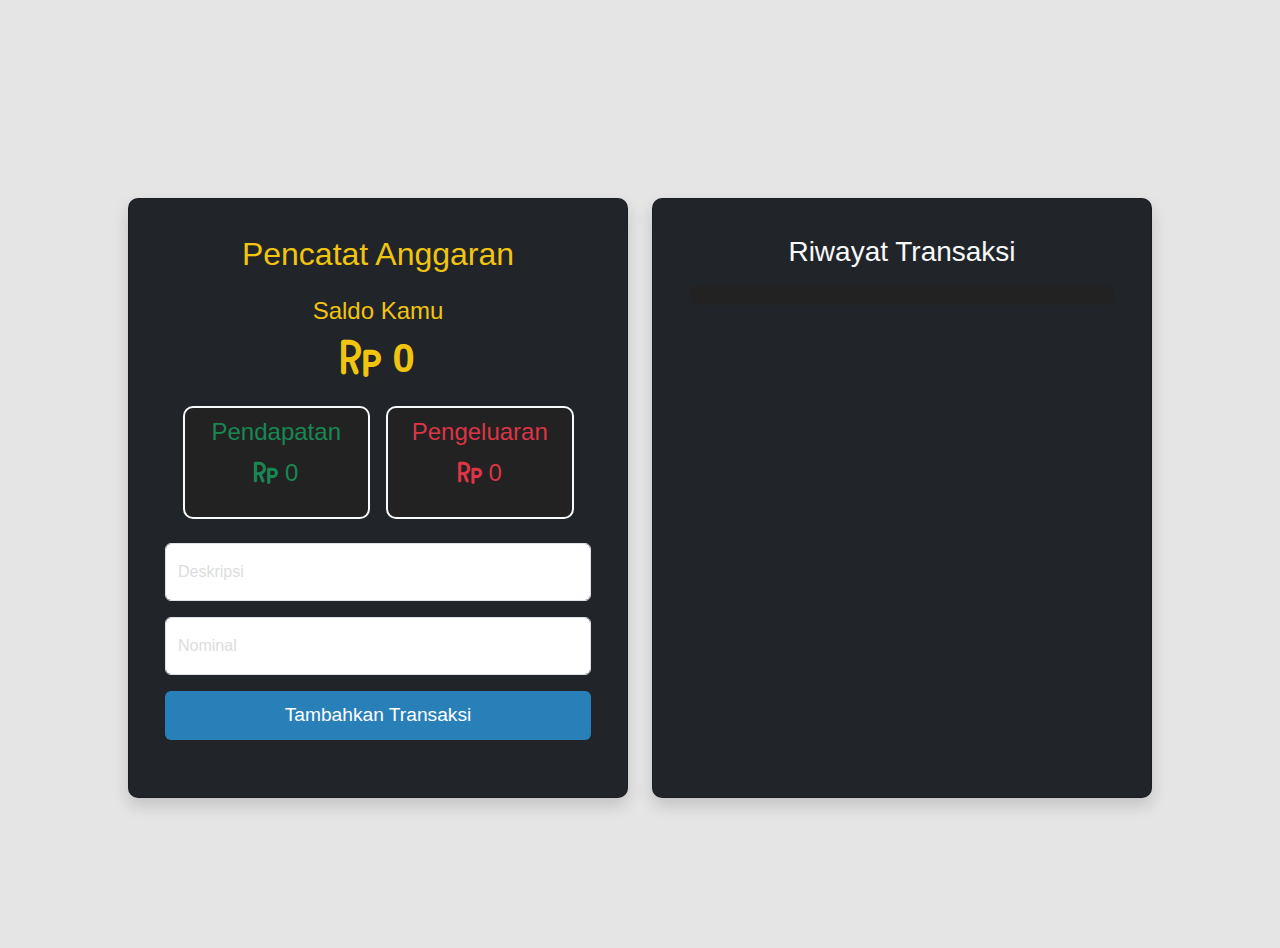
<file: Budget Tracker/index.html>
<!DOCTYPE html>
<html lang="id">
<head>
    <meta charset="UTF-8">
    <meta name="viewport" content="width=device-width, initial-scale=1.0">
    <title>Pencatat Anggaran</title>
    <link rel="shortcut icon" href="Rp.png" type="image/x-icon">
    <!-- Bootstrap 5 CSS -->
    <link href="https://cdn.jsdelivr.net/npm/bootstrap@5.3.0/dist/css/bootstrap.min.css" rel="stylesheet">
    <!-- Font Awesome CSS for icons -->
    <link rel="stylesheet" href="https://cdnjs.cloudflare.com/ajax/libs/font-awesome/6.0.0-beta3/css/all.min.css">
    <!-- Custom CSS -->
    <link rel="stylesheet" href="style.css">
</head>
<body>
    <div class="container mt-5">
        <div class="row">
            <!-- Kolom Pencatat Anggaran -->
            <div class="col-md-6">
                <div class="card shadow bg-dark text-light">
                    <div class="card-body">
                        <h2 class="text-center mb-4">Pencatat Anggaran</h2>
                        <div class="balance text-center mb-4">
                            <h4>Saldo Kamu</h4>
                            <h2 id="balance"><i class="fas fa-rupiah-sign"></i> Rp 0,00</h2>
                        </div>

                        <div class="row text-center mb-4 justify-content-center">
                            <div class="col-5 income-box mx-2">
                                <h4 class="text-success">Pendapatan</h4>
                                <p id="income" class="money plus text-success"><i class="fas fa-rupiah-sign"></i> Rp 0,00</p>
                            </div>
                            <div class="col-5 expense-box mx-2">
                                <h4 class="text-danger">Pengeluaran</h4>
                                <p id="expense" class="money minus text-danger"><i class="fas fa-rupiah-sign"></i> Rp 0,00</p>
                            </div>
                        </div>

                        <form id="form" class="mb-4">
                            <div class="form-floating mb-3">
                                <input type="text" class="form-control" id="text" placeholder="Deskripsi">
                                <label for="text">Deskripsi</label>
                            </div>
                            <div class="form-floating mb-3">
                                <input type="number" class="form-control" id="amount" placeholder="Nominal">
                                <label for="amount">Nominal</label>
                            </div>
                            <button type="submit" class="btn btn-primary w-100">Tambahkan Transaksi</button>
                        </form>
                    </div>
                </div>
            </div>
            <!-- Kolom Riwayat Transaksi -->
            <div class="col-md-6">
                <div class="card shadow bg-dark text-light">
                    <div class="card-body">
                        <h3 class="text-center mb-3">Riwayat Transaksi</h3>
                        <ul id="list" class="list-group list-group-flush"></ul>
                    </div>
                </div>
            </div>
        </div>
    </div>

    

    <!-- Bootstrap JS Bundle -->
    <script src="https://cdn.jsdelivr.net/npm/bootstrap@5.3.0/dist/js/bootstrap.bundle.min.js"></script>
    <script src="script.js"></script>
</body>
</html>
</file>
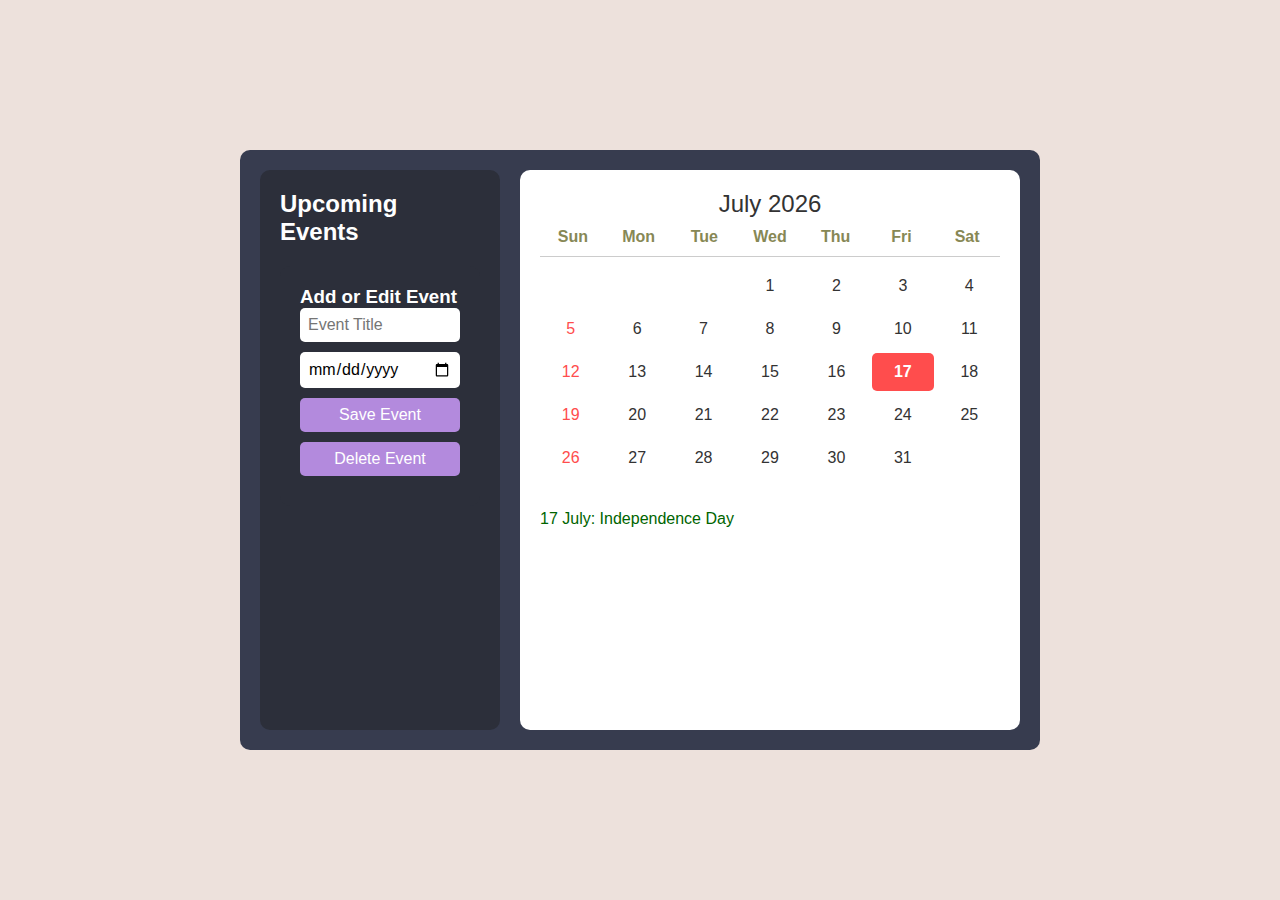
<file: Calender - Event/index.html>
<!DOCTYPE html>
<html lang="en">
<head>
    <meta charset="UTF-8">
    <meta name="viewport" content="width=device-width, initial-scale=1.0">
    <title>Calendar Event</title>
    <link rel="stylesheet" href="style.css">
    <link rel="stylesheet" href="https://cdnjs.cloudflare.com/ajax/libs/font-awesome/6.6.0/css/all.min.css" integrity="sha512-Kc323vGBEqzTmouAECnVceyQqyqdsSiqLQISBL29aUW4U/M7pSPA/gEUZQqv1cwx4OnYxTxve5UMg5GT6L4JJg==" crossorigin="anonymous" referrerpolicy="no-referrer" />
</head>
<body>
    <div class="container">
        <div class="left">
            <h2>Upcoming Events</h2>
            <ul class="event-list"></ul>
            <div class="event-form">
                <h3>Add or Edit Event</h3>
                <form id="eventForm" onsubmit="addEvent(event)">
                    <input type="hidden" id="event-id">
                    <input type="text" id="event-title" placeholder="Event Title" required>
                    <input type="date" id="event-date" required>
                    <button type="submit">Save Event</button>
                    <button type="button" onclick="deleteEvent()">Delete Event</button>
                </form>
            </div>
        </div>

        <div class="calendar">
            <div class="month">
                <i class="fa fa-angle-left prev" onclick="changeMonth(-1)"></i>
                <div class="date">November 2024</div>
                <i class="fa fa-angle-right next" onclick="changeMonth(1)"></i>
            </div>
            

            <div class="weekdays">
                <div>Sun</div>
                <div>Mon</div>
                <div>Tue</div>
                <div>Wed</div>
                <div>Thu</div>
                <div>Fri</div>
                <div>Sat</div>
            </div>

            <div class="days"></div>
            <br>
            <div class="holiday-list"></div>
            
        </div>
    </div>
    <script src="script.js"></script>
</body>
</html>
</file>
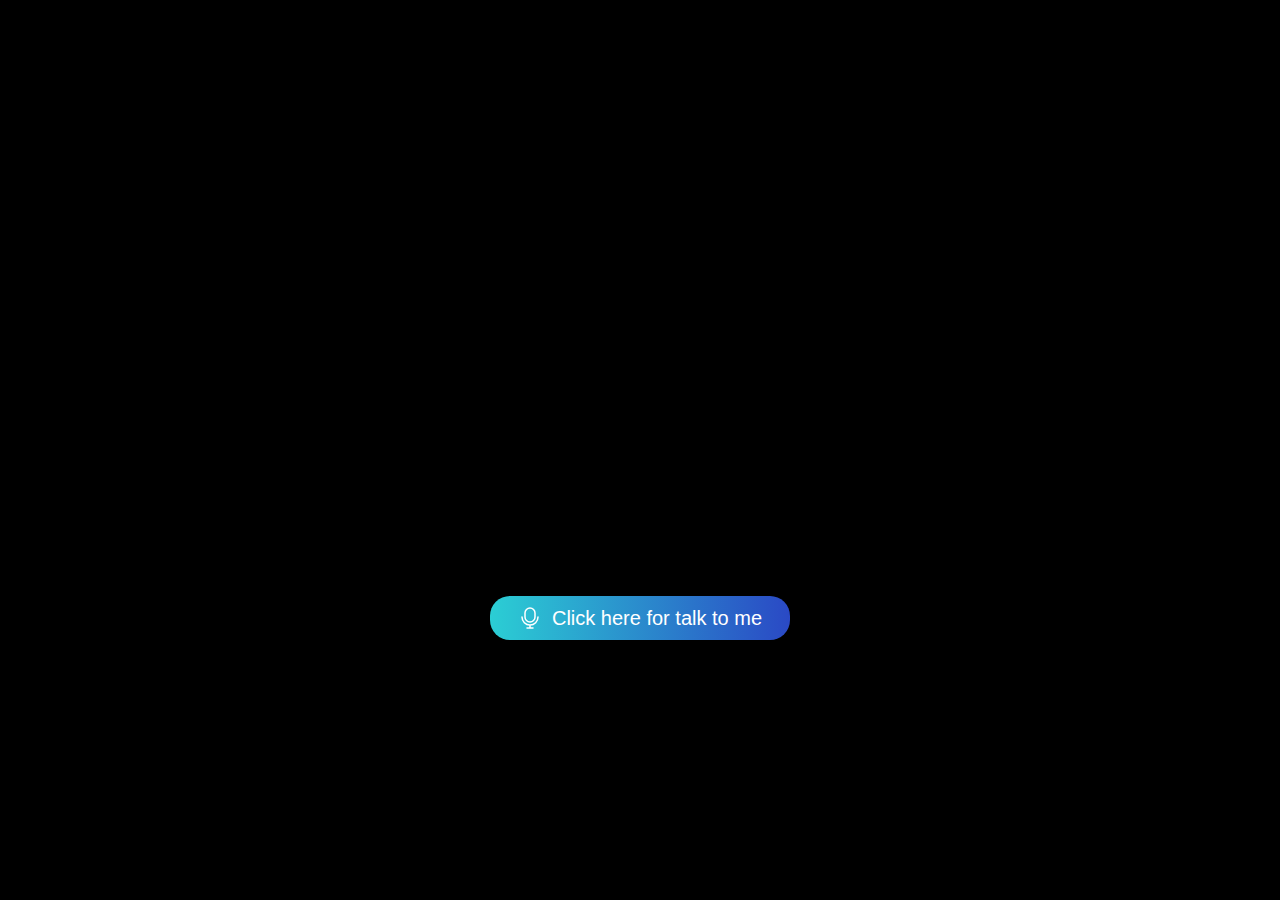
<file: EduCora - Virtual Assistant/index.html>
<!DOCTYPE html>
<html lang="en">
<head>
    <meta charset="UTF-8">
    <meta name="viewport" content="width=device-width, initial-scale=1.0">
    <title>EduCora - Virtual Assistant</title>
    <link rel="shortcut icon" href="EduCora.png" type="image/x-icon">
    <link rel="stylesheet" href="style.css">
</head>
<body>
    <img src="EduCora.png" alt="EduCora" id="logo">
    <h1>I'm <span id="name">EduCora</span>, Your <span id="va">Virtual Assistant</span></h1>
    <img src="VoiceEdu.gif" alt="VoiceEdu" id="voice">
    <button id="btn"><img src="mic.svg" alt="mic"><span id="content">Click here for talk to me</span></button>

    <script src="script.js"></script>
</body>
</html>
</file>
<file: Budget Tracker/style.css>
/* Warna dasar latar belakang */
body {
    background-color: #e5e5e5;
    font-family: 'Arial', sans-serif;
    margin: 0;
    padding: 0;
}

/* Layout kontainer utama agar tampil di tengah */
.container {
    display: flex;
    justify-content: center;
    align-items: center;
    height: 100vh;
}

/* Kartu latar belakang hitam */
.card {
    width: 500px;
    background-color: #343a40;
    color: white;
    border-radius: 10px;
    padding: 20px;
}
/* Ukuran tetap untuk kolom riwayat transaksi */
.card {
    height: 600px; /* Ukuran tetap */
}

/* Gaya untuk list transaksi agar ada scroll ketika daftar bertambah */
#list {
    max-height: 400px; /* Batasi tinggi list transaksi */
    overflow-y: auto;  /* Tambahkan scroll jika daftar melebihi tinggi */
    padding: 10px;
    background-color: #222;
    border-radius: 10px;
}

.list-group-item {
    background-color: #333;
    color: white;
    margin-bottom: 10px;
    border: 1px solid #444;
    border-radius: 5px;
}

/* Kartu Riwayat dan Pencatat Anggaran memiliki ukuran yang sama */
.card-body {
    height: 100%;
}



/* Gaya teks untuk saldo dan elemen keuangan */
h2, h4 {
    color: #f1c40f;
}

.balance h2 {
    font-size: 2.5rem;
    font-weight: bold;
}

.income-box, .expense-box {
    border: 2px solid;
    padding: 10px;
    border-radius: 10px;
    background-color: #222;
}

/* Teks besar dan jelas */
.money {
    font-size: 1.5rem;
}

/* Input form */
form input {
    background-color: #333;
    color: white;
}

form input::placeholder {
    color: #ddd;
}

form label {
    color: #ddd;
}

/* Tombol biru */
.btn-primary {
    background-color: #2980b9;
    border: none;
    padding: 10px 20px;
    font-size: 1.2rem;
}

/* Gaya daftar transaksi */
.list-group-item {
    background-color: #333;
    color: white;
}
</file>
<file: Calender - Event/style.css>
:root {
    --primary-clr: #b38add;
    --secondary-clr: #878855;
    --bg-light: #ede1dc;
    --bg-dark: #373c4f;
    --text-light: #fff;
    --text-dark: #333;
    --holiday-color: #ff4d4d;
}

* {
    margin: 0;
    padding: 0;
    box-sizing: border-box;
    font-family: "Poppins", sans-serif;
}

body {
    min-height: 100vh;
    display: flex;
    align-items: center;
    justify-content: center;
    background-color: var(--bg-light);
}

.container {
    display: flex;
    gap: 20px;
    width: 800px;
    min-height: 600px;
    margin: 0 auto;
    padding: 20px;
    background-color: var(--bg-dark);
    border-radius: 10px;
    color: var(--text-light);
}

.event-form {
    background-color: #2c2f3a;
    padding: 20px;
    border-radius: 10px;
    color: var(--text-light);
    margin-top: 20px;
}

.event-form input,
.event-form button {
    width: 100%;
    margin-bottom: 10px;
    padding: 8px;
    font-size: 1rem;
    border: none;
    border-radius: 5px;
}

.event-form button {
    background-color: var(--primary-clr);
    color: var(--text-light);
    cursor: pointer;
}

.left {
    flex: 1;
    background-color: #2c2f3a;
    padding: 20px;
    border-radius: 10px;
}

.left h2 {
    font-size: 1.5rem;
    margin-bottom: 10px;
}

.event-list {
    list-style: none;
    padding: 0;
}

.event-list li {
    padding: 10px;
    margin-bottom: 10px;
    background-color: var(--bg-light);
    color: var(--text-dark);
    border-radius: 5px;
}

.calendar {
    flex: 3;
    display: flex;
    flex-direction: column;
    background-color: #fff;
    border-radius: 10px;
    padding: 20px;
    color: var(--text-dark);
    max-width: 500px;
}

.calendar .month {
    display: flex;
    align-items: center;
    justify-content: space-between;
    padding: 0 10px;
    font-size: 1.5rem;
    font-weight: 500;
    text-transform: capitalize;
}

.calendar .month .prev,
.calendar .month .next {
    cursor: pointer;
}

.calendar .weekdays {
    display: grid;
    grid-template-columns: repeat(7, 1fr);
    font-weight: bold;
    text-align: center;
    padding: 10px 0;
    border-bottom: 1px solid #ccc;
    color: var(--secondary-clr);
}

.days {
    display: grid;
    grid-template-columns: repeat(7, 1fr);
    grid-gap: 5px;
    text-align: center;
    padding: 10px 0;
    color: var(--text-dark);
}

.days div {
    padding: 10px 0;
    border-radius: 5px;
    transition: background-color 0.3s ease;
    cursor: pointer;
}

.days div.sunday {
    color: var(--holiday-color);
}

.days div.holiday {
    background-color: var(--holiday-color);
    color: var(--text-light);
}

.days .event-day {
    background-color: var(--primary-clr);
    color: var(--text-light);
}

.days .event-day:hover {
    background-color: #9b6dcf;
}

.day-header {
    font-weight: bold;
    text-align: center;
    background-color: #f0f0f0;
    border: 1px solid #ccc;
}

.holiday {
    color: red; /* Ubah warna tanggal libur nasional menjadi merah */
    font-weight: bold; /* Membuat teks libur lebih menonjol */
}

.holiday-item {
    color: darkgreen; /* Warna untuk daftar libur nasional */
    margin: 5px 0; /* Memberikan jarak antara item libur */
}

.sunday {
    color: red; /* Merah untuk hari Minggu */
}

.event-day {
    background-color: #add8e6; /* Biru muda untuk hari event */
}

@media (max-width: 768px) {
    .container {
        flex-direction: column;
    }

    .calendar, .left {
        width: 100%;
    }
}
</file>
<file: EduCora - Virtual Assistant/style.css>
@import url('https://fonts.googleapis.com/css2?family=Protest+Guerrilla&display=swap');

* {
    margin: 0;
    padding: 0;
    box-sizing: border-box;
}
html, body {
    height: 100%;
}

body {
    width: 100%;
    height: 100vh; /* Menggunakan viewport height agar selalu penuh layar */
    background-color: black;
    display: flex;
    align-items: center;
    justify-content: center;
    gap: 30px;
    flex-direction: column;
    overflow: hidden; /* Menghindari scroll */
    text-align: center; /* Teks akan terpusat di seluruh halaman */
}

/* Logo */
#logo {
    width: 20vw;
    max-width: 200px; /* Max width untuk logo */
    opacity: 0; /* Awalnya tersembunyi */
    animation: fade-in 1s ease forwards; /* Animasi sederhana */
}

/* Teks h1 */
h1 {
    color: aliceblue;
    font-family: "Protest Guerrilla", sans-serif;
    font-size: 4vw; /* Ukuran font responsif */
    opacity: 0; /* Awalnya tersembunyi */
    transform: translateY(20px); /* Sedikit geser ke bawah */
    animation: fade-in 1s 0.5s ease forwards; /* Animasi muncul */
}

/* Teks "name" */
#name {
    color: rgb(42, 73, 197);
    font-size: 5vw; /* Ukuran font responsif */
    opacity: 0; /* Awalnya tersembunyi */
    animation: fade-in 1s 0.75s ease forwards; /* Animasi muncul */
}

/* Teks "va" */
#va {
    color: rgb(43, 206, 212);
    font-size: 5vw; /* Ukuran font responsif */
    opacity: 0; /* Awalnya tersembunyi */
    animation: fade-in 1s 1s ease forwards; /* Animasi muncul */
}

/* Tombol interaktif */
#btn {
    width: 80%; /* Menjadikan tombol lebih responsif */
    max-width: 300px; /* Max width untuk tombol */
    background: linear-gradient(to right, rgb(43, 206, 212), rgb(42, 73, 197));
    padding: 10px;
    display: flex;
    align-items: center;
    justify-content: center;
    gap: 10px;
    font-size: 20px;
    border-radius: 20px;
    color: white;
    border: none;
    transition: background 0.3s, transform 0.3s; /* Transisi halus */
    cursor: pointer;
}

#btn:hover {
    background: linear-gradient(to right, rgb(42, 73, 197), rgb(43, 206, 212)); /* Warna terbalik saat hover */
    transform: scale(1.05); /* Sedikit memperbesar tombol saat hover */
}

/* Voice icon */
#voice {
    width: 100px;
    display: none;
}

/* Animasi fade-in untuk elemen */
@keyframes fade-in {
    0% {
        opacity: 0;
        transform: translateY(20px);
    }
    100% {
        opacity: 1;
        transform: translateY(0);
    }
}

/* Media Queries untuk responsif lebih lanjut */
@media (max-width: 768px) {
    h1 {
        font-size: 8vw; /* Ukuran font lebih kecil untuk tablet dan smartphone */
    }

    #name, #va {
        font-size: 6vw; /* Ukuran font lebih kecil untuk tablet dan smartphone */
    }

    #btn {
        font-size: 18px; /* Ukuran font tombol sedikit lebih kecil */
    }
}

@media (max-width: 480px) {
    h1 {
        font-size: 10vw; /* Ukuran font lebih kecil untuk ponsel */
    }

    #name, #va {
        font-size: 8vw; /* Ukuran font lebih kecil untuk ponsel */
    }

    #btn {
        width: 90%; /* Lebar tombol lebih besar untuk ponsel */
        font-size: 16px; /* Ukuran font tombol lebih kecil */
    }
}
</file>
